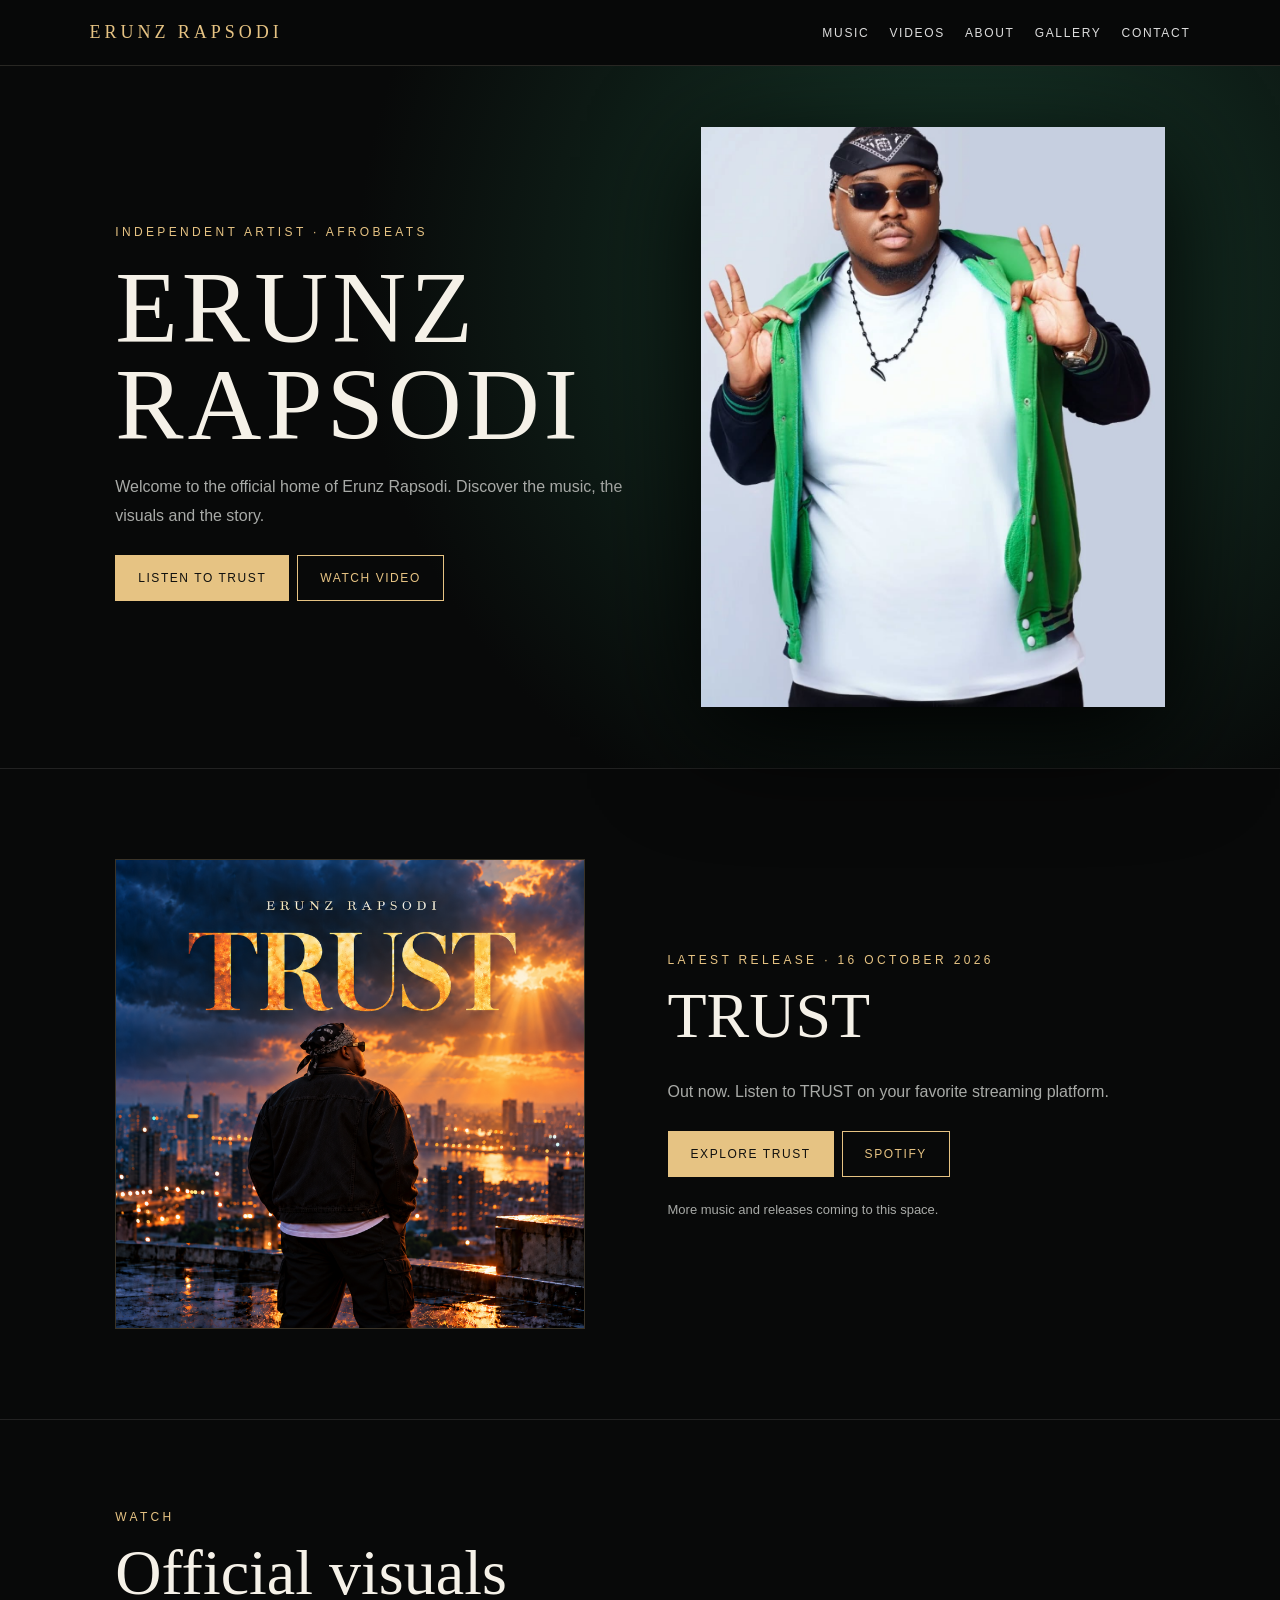
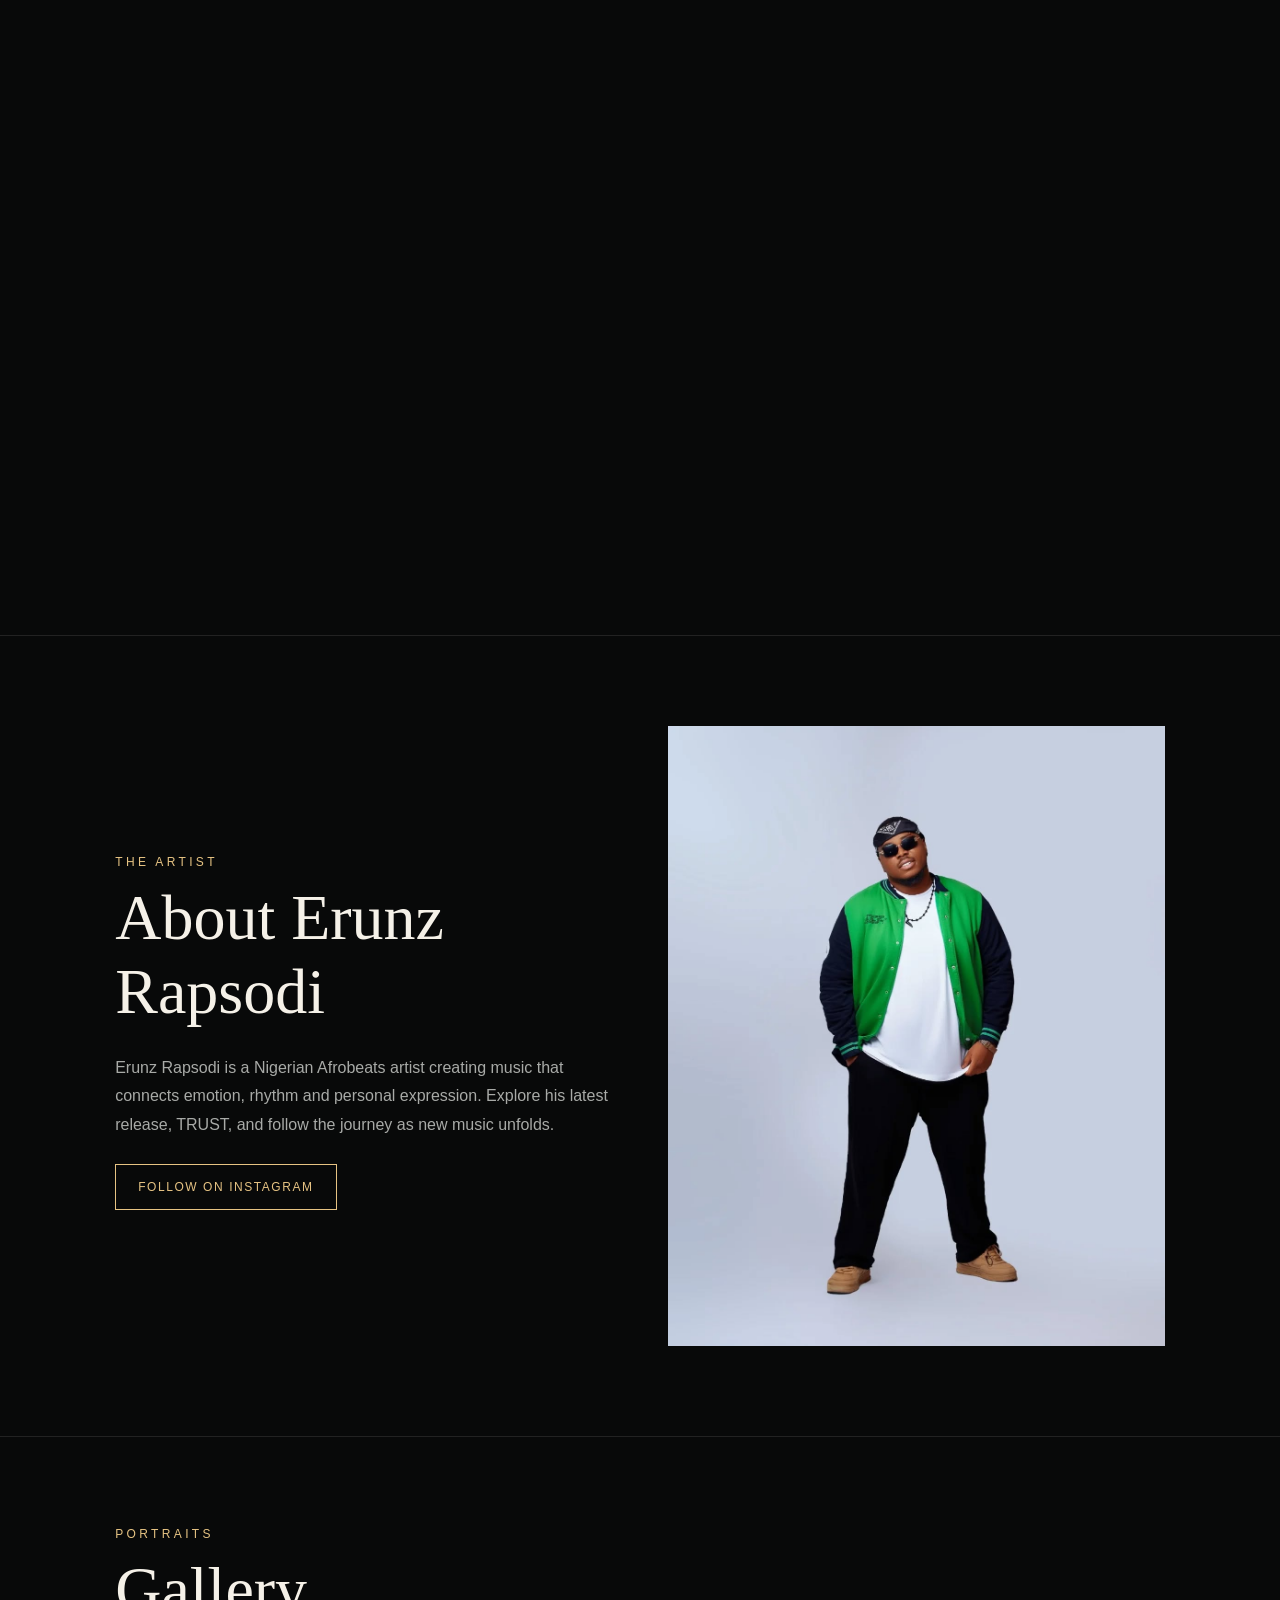
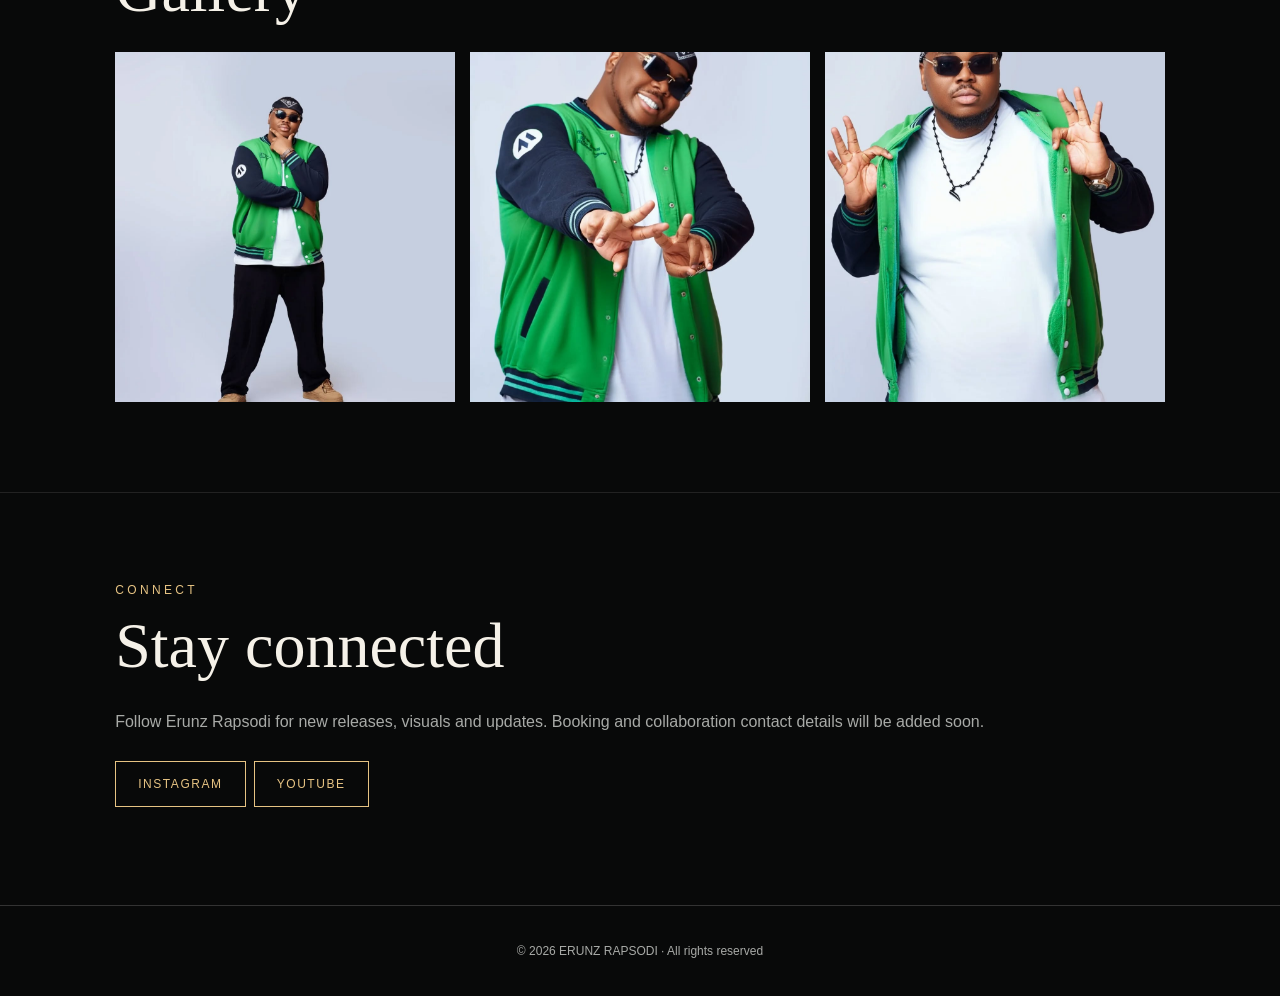
<file: index.html>
<!doctype html><html lang="en"><head><meta charset="utf-8"><meta name="viewport" content="width=device-width,initial-scale=1"><meta name="description" content="Official website of Erunz Rapsodi. Listen to TRUST, discover music, watch videos and connect."><title>ERUNZ RAPSODI | Official Website</title><link rel="stylesheet" href="/style.css"></head><body><header><a class="brand" href="/">ERUNZ RAPSODI</a><nav><a href="#music">Music</a><a href="#videos">Videos</a><a href="#about">About</a><a href="#gallery">Gallery</a><a href="#contact">Contact</a></nav></header><main><section class="hero"><div><div class="eyebrow">Independent artist · Afrobeats</div><h1>ERUNZ<br>RAPSODI</h1><p>Welcome to the official home of Erunz Rapsodi. Discover the music, the visuals and the story.</p><a class="btn primary" href="/trust/">Listen to TRUST</a><a class="btn" href="#videos">Watch Video</a></div><img src="/assets/artist-portrait.jpeg" alt="Erunz Rapsodi artist portrait"></section><section class="section" id="music"><div class="split"><img class="cover" src="/assets/trust-cover.png" alt="TRUST promotional artwork by Erunz Rapsodi"><div><div class="eyebrow">Latest release · 16 October 2026</div><h2>TRUST</h2><p>Out now. Listen to TRUST on your favorite streaming platform.</p><a class="btn primary" href="/trust/">Explore TRUST</a><a class="btn" href="https://open.spotify.com/album/4AbjDxUIOIuEDGQMFFunmz" target="_blank" rel="noopener noreferrer">Spotify</a><p class="small">More music and releases coming to this space.</p></div></div></section><section class="section" id="videos"><div class="eyebrow">Watch</div><h2>Official visuals</h2><div class="video-wrap"><iframe class="video" src="https://www.youtube-nocookie.com/embed/uVSZmV86vx8" title="TRUST — Erunz Rapsodi official video" loading="lazy" allow="accelerometer; autoplay; clipboard-write; encrypted-media; gyroscope; picture-in-picture; web-share" allowfullscreen></iframe></div></section><section class="section" id="about"><div class="split"><div><div class="eyebrow">The artist</div><h2>About Erunz Rapsodi</h2><p>Erunz Rapsodi is a Nigerian Afrobeats artist creating music that connects emotion, rhythm and personal expression. Explore his latest release, TRUST, and follow the journey as new music unfolds.</p><a class="btn" href="https://www.instagram.com/erunzrapsodi01/" target="_blank" rel="noopener noreferrer">Follow on Instagram</a></div><img class="portrait" src="/assets/artist-full.jpeg" alt="Erunz Rapsodi full-length artist photograph"></div></section><section class="section" id="gallery"><div class="eyebrow">Portraits</div><h2>Gallery</h2><div class="gallery"><img src="/assets/artist-pose.jpeg" alt="Erunz Rapsodi posing"><img src="/assets/artist-smile.jpeg" alt="Erunz Rapsodi portrait"><img src="/assets/artist-portrait.jpeg" alt="Erunz Rapsodi studio portrait"></div></section><section class="section" id="contact"><div class="eyebrow">Connect</div><h2>Stay connected</h2><p>Follow Erunz Rapsodi for new releases, visuals and updates. Booking and collaboration contact details will be added soon.</p><a class="btn" href="https://www.instagram.com/erunzrapsodi01/" target="_blank" rel="noopener noreferrer">Instagram</a><a class="btn" href="https://www.youtube.com/watch?v=uVSZmV86vx8" target="_blank" rel="noopener noreferrer">YouTube</a></section></main><footer class="footer">© 2026 ERUNZ RAPSODI · All rights reserved</footer></body></html>
</file>
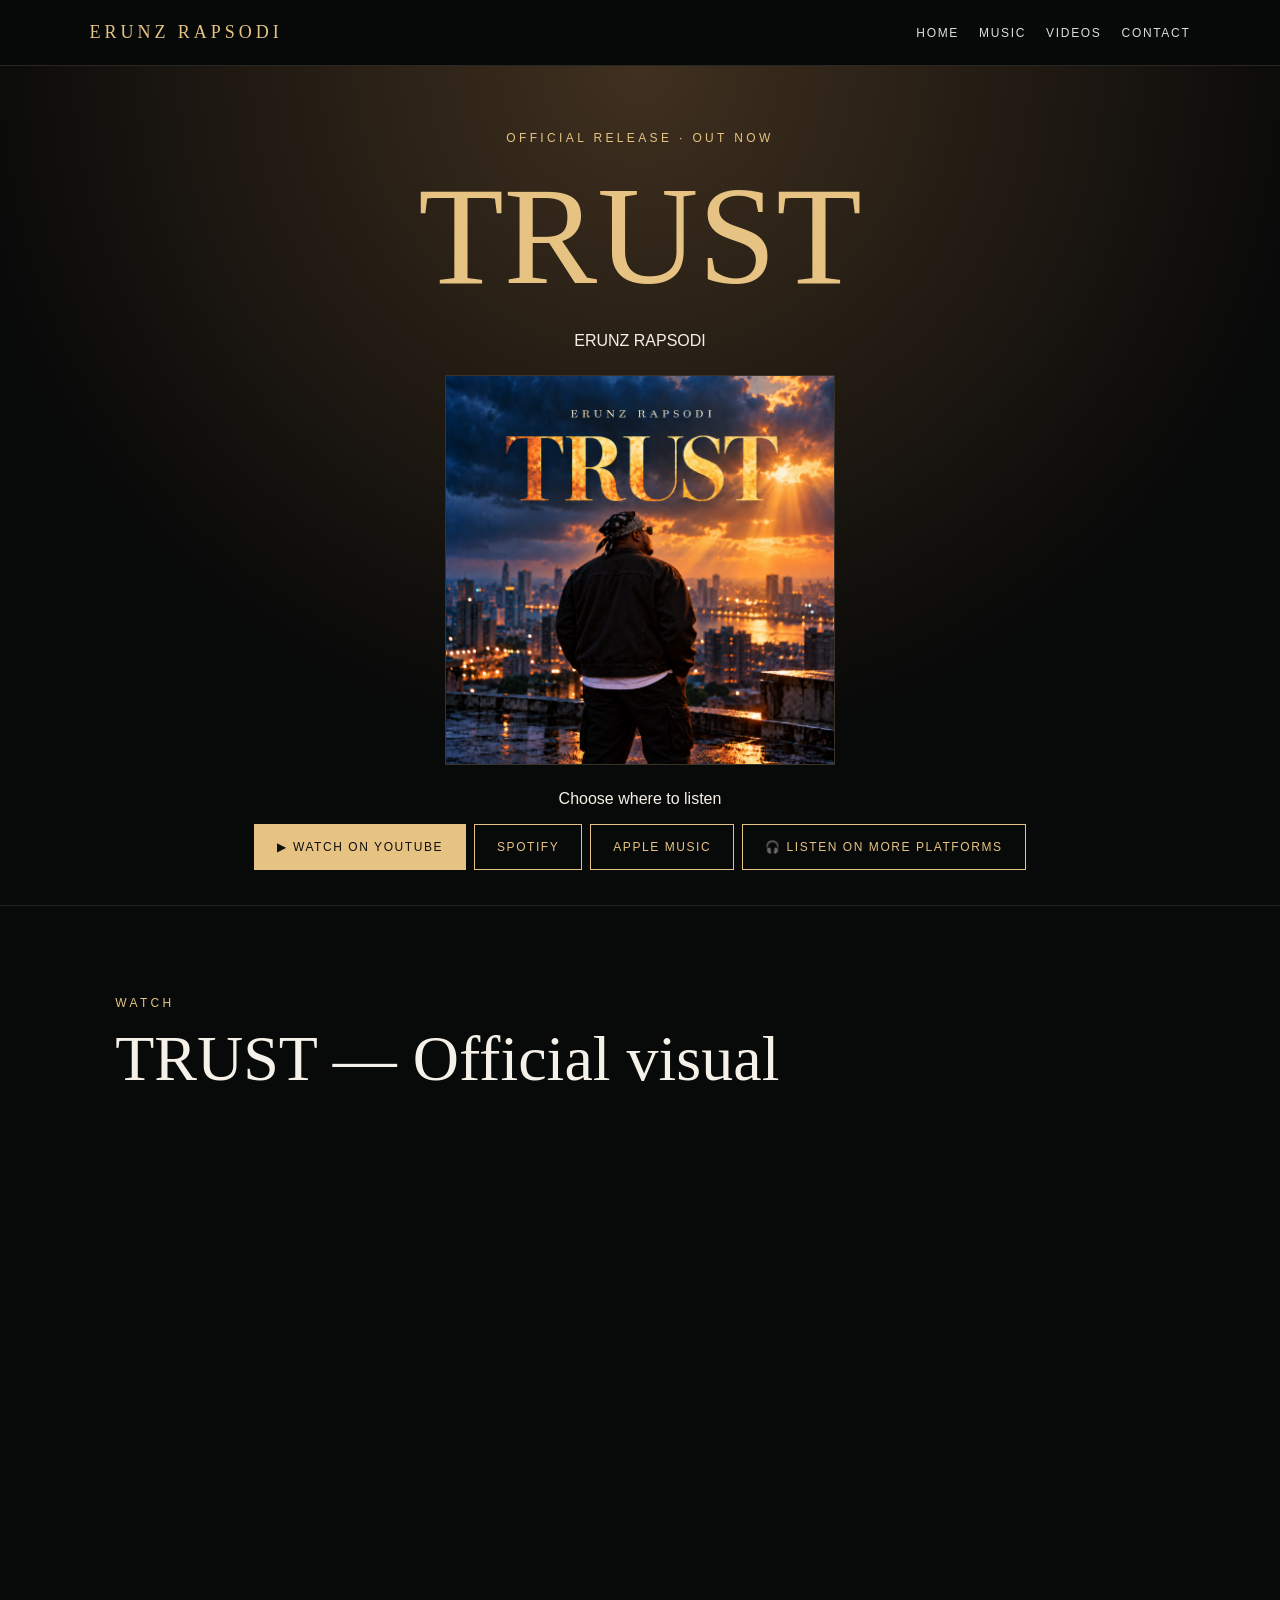
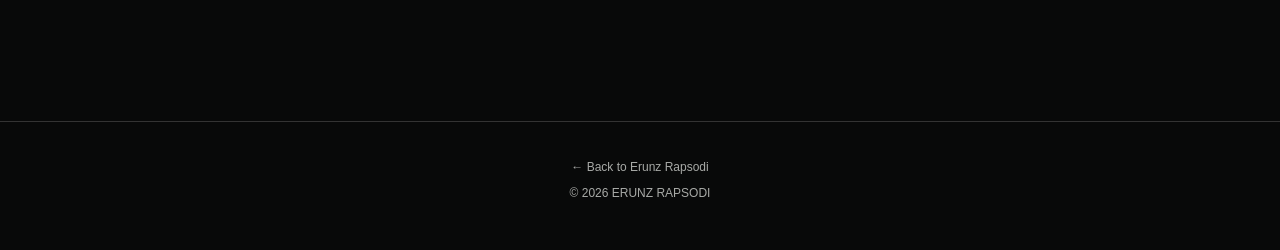
<file: trust/index.html>
<!doctype html><html lang="en"><head><meta charset="utf-8"><meta name="viewport" content="width=device-width,initial-scale=1"><meta name="description" content="Listen to TRUST by Erunz Rapsodi on Spotify and other music platforms."><title>TRUST — ERUNZ RAPSODI | Listen Now</title><link rel="stylesheet" href="/style.css"></head><body><header><a class="brand" href="/">ERUNZ RAPSODI</a><nav><a href="/">Home</a><a href="/#music">Music</a><a href="/#videos">Videos</a><a href="/#contact">Contact</a></nav></header><main><section class="trust-hero"><div class="eyebrow">Official release · Out now</div><h1>TRUST</h1><p>ERUNZ RAPSODI</p><img class="cover" src="/assets/trust-cover.png" alt="TRUST artwork"><p>Choose where to listen</p><div class="platforms center"><a class="btn primary" href="https://youtu.be/uVSZmV86vx8" target="_blank" rel="noopener noreferrer">▶ Watch on YouTube</a><a class="btn" href="https://open.spotify.com/album/4AbjDxUIOIuEDGQMFFunmz" target="_blank" rel="noopener noreferrer">Spotify</a><a class="btn" href="https://music.apple.com/tr/album/trust-single/6817644173" target="_blank" rel="noopener noreferrer">Apple Music</a><a class="btn" href="https://social.tunecore.com/linkShare?linkid=SyW2vNG8Rl94gwtljF5EZg" target="_blank" rel="noopener noreferrer">🎧 Listen on More Platforms</a></div></section><section class="section"><div class="eyebrow">Watch</div><h2>TRUST — Official visual</h2><div class="video-wrap"><iframe class="video" src="https://www.youtube-nocookie.com/embed/uVSZmV86vx8" title="TRUST by Erunz Rapsodi" loading="lazy" allow="accelerometer; autoplay; clipboard-write; encrypted-media; gyroscope; picture-in-picture; web-share" allowfullscreen></iframe></div></section></main><footer class="footer"><a href="/">← Back to Erunz Rapsodi</a><p>© 2026 ERUNZ RAPSODI</p></footer></body></html>
</file>
<file: style.css>
:root{--bg:#080909;--panel:#141615;--gold:#e6c383;--text:#f5f1e8;--muted:#a8aaa7}*{box-sizing:border-box}html{scroll-behavior:smooth}body{margin:0;background:var(--bg);color:var(--text);font-family:Arial,Helvetica,sans-serif}a{color:inherit;text-decoration:none}header{display:flex;align-items:center;justify-content:space-between;padding:22px 7%;position:sticky;top:0;background:#080909ed;z-index:3;border-bottom:1px solid #282723}.brand{font-family:Georgia,serif;letter-spacing:.22em;color:var(--gold);font-size:18px}nav{display:flex;gap:20px;flex-wrap:wrap}nav a{font-size:12px;text-transform:uppercase;letter-spacing:.14em;color:#ddd}nav a:hover{color:var(--gold)}.hero{min-height:78vh;display:grid;grid-template-columns:1.15fr 1fr;align-items:center;background:radial-gradient(circle at 75% 30%,#183c2c 0%,#080909 56%);padding:55px 9%;gap:5%}.eyebrow{color:var(--gold);letter-spacing:.28em;text-transform:uppercase;font-size:12px}.hero h1{font-family:Georgia,serif;font-weight:400;font-size:clamp(56px,8vw,125px);line-height:.95;letter-spacing:.04em;margin:20px 0}.hero p,.section p{color:var(--muted);line-height:1.8}.hero img{width:100%;max-height:690px;object-fit:contain;filter:drop-shadow(0 30px 55px #000)}.btn{display:inline-block;border:1px solid var(--gold);color:var(--gold);padding:15px 22px;margin:8px 8px 8px 0;font-size:12px;letter-spacing:.13em;text-transform:uppercase;transition:.2s}.btn:hover,.btn.primary{background:var(--gold);color:#10100e}.btn.primary:hover{background:#f6d9a6}.section{padding:90px 9%;border-top:1px solid #222}.section h2{font:normal clamp(34px,5vw,65px) Georgia,serif;margin:12px 0 25px}.split{display:grid;grid-template-columns:1fr 1fr;gap:55px;align-items:center}.cover{width:100%;max-width:470px;border:1px solid #3a3327}.portrait{width:100%;max-height:620px;object-fit:cover}.gallery{display:grid;grid-template-columns:repeat(3,1fr);gap:15px}.gallery img{width:100%;height:350px;object-fit:cover;background:#d7dce5}.platforms{display:flex;flex-wrap:wrap;gap:8px}.platforms .btn{margin:0}.video{aspect-ratio:16/9;width:100%;border:0}.small{font-size:13px}.footer{text-align:center;padding:38px;color:var(--muted);border-top:1px solid #333;font-size:12px}.trust-hero{text-align:center;padding:65px 9% 35px;background:radial-gradient(circle at 50% 0,#40301f,#080909 65%)}.trust-hero .cover{max-width:390px;display:block;margin:25px auto}.trust-hero h1{font:normal clamp(65px,12vw,140px) Georgia,serif;color:var(--gold);margin:10px}.center{justify-content:center}.video-wrap{max-width:900px;margin:0 auto}@media(max-width:800px){header{padding:20px 5%;display:block;text-align:center}nav{justify-content:center;margin-top:17px;gap:13px}.hero,.split{grid-template-columns:1fr}.hero{padding:50px 7%;text-align:center}.hero img{max-height:490px}.section{padding:65px 7%}.gallery{grid-template-columns:repeat(2,1fr)}.gallery img{height:240px}}
</file>
